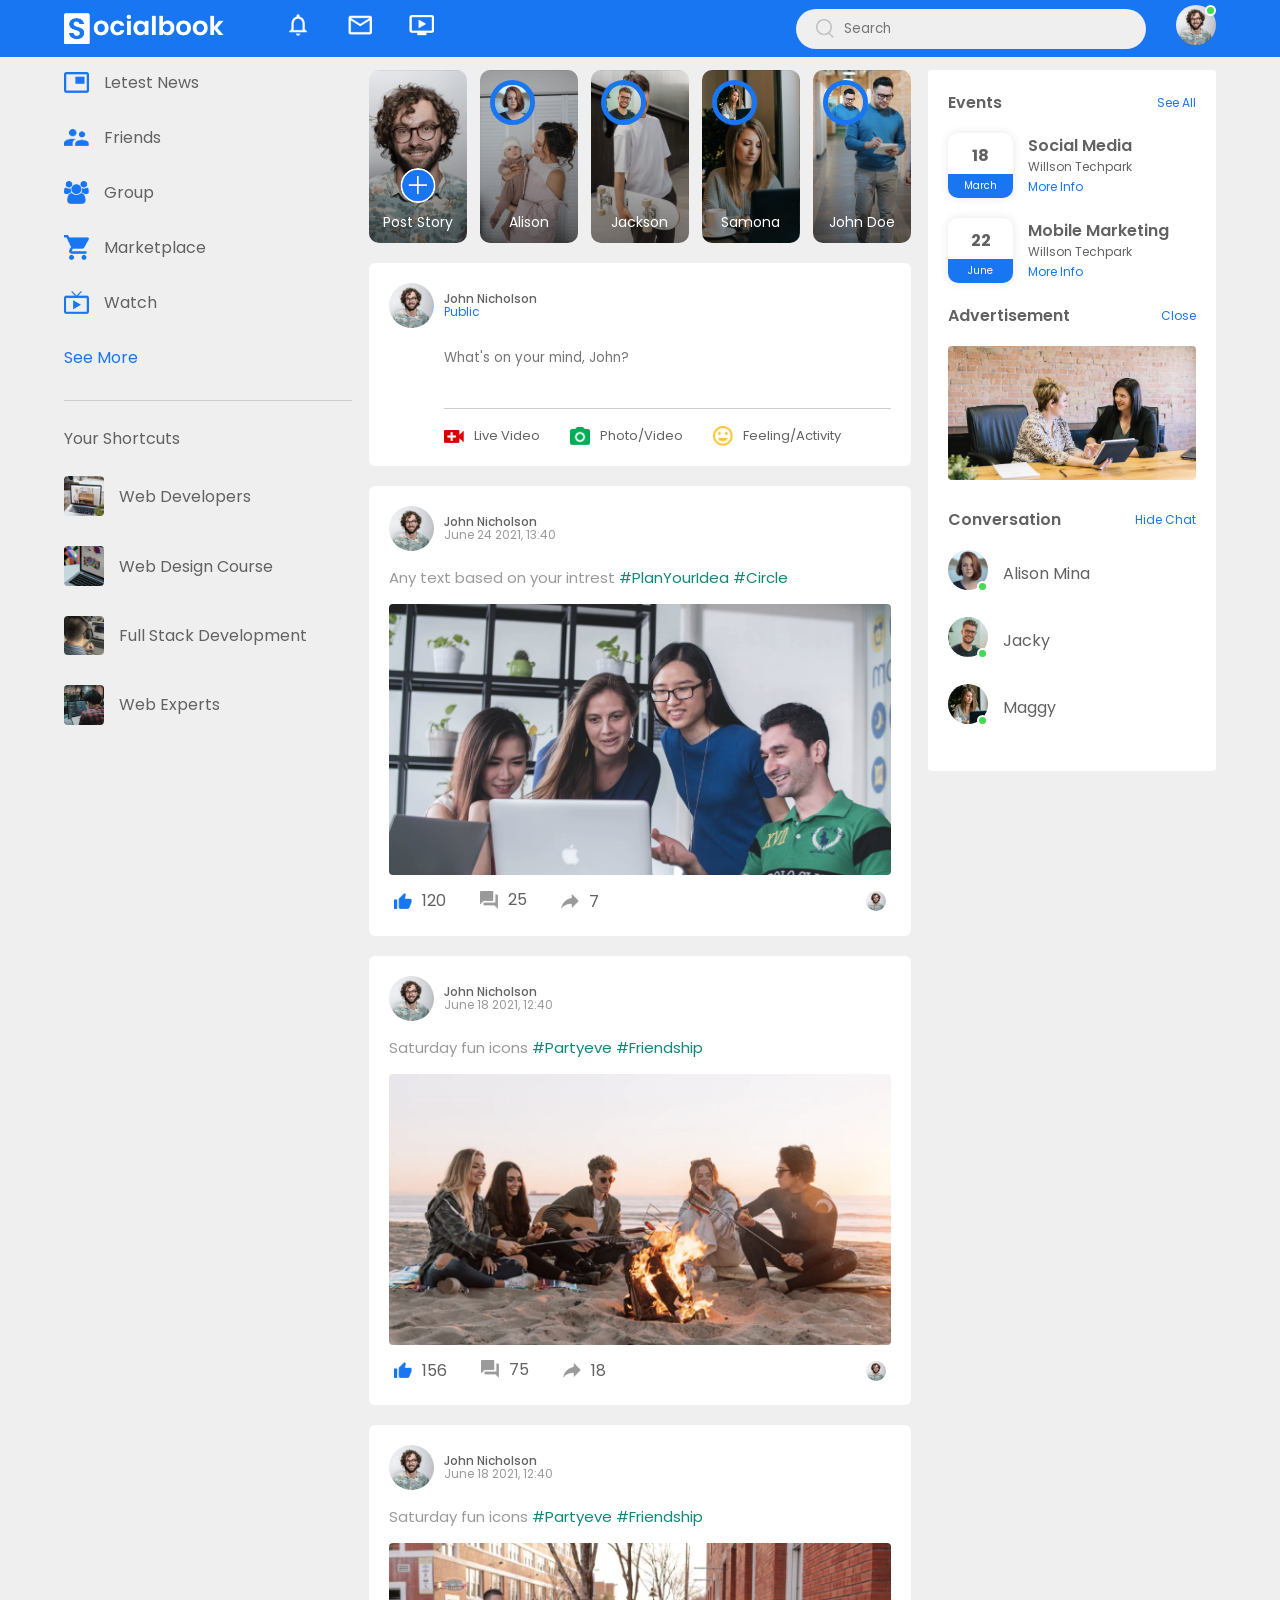
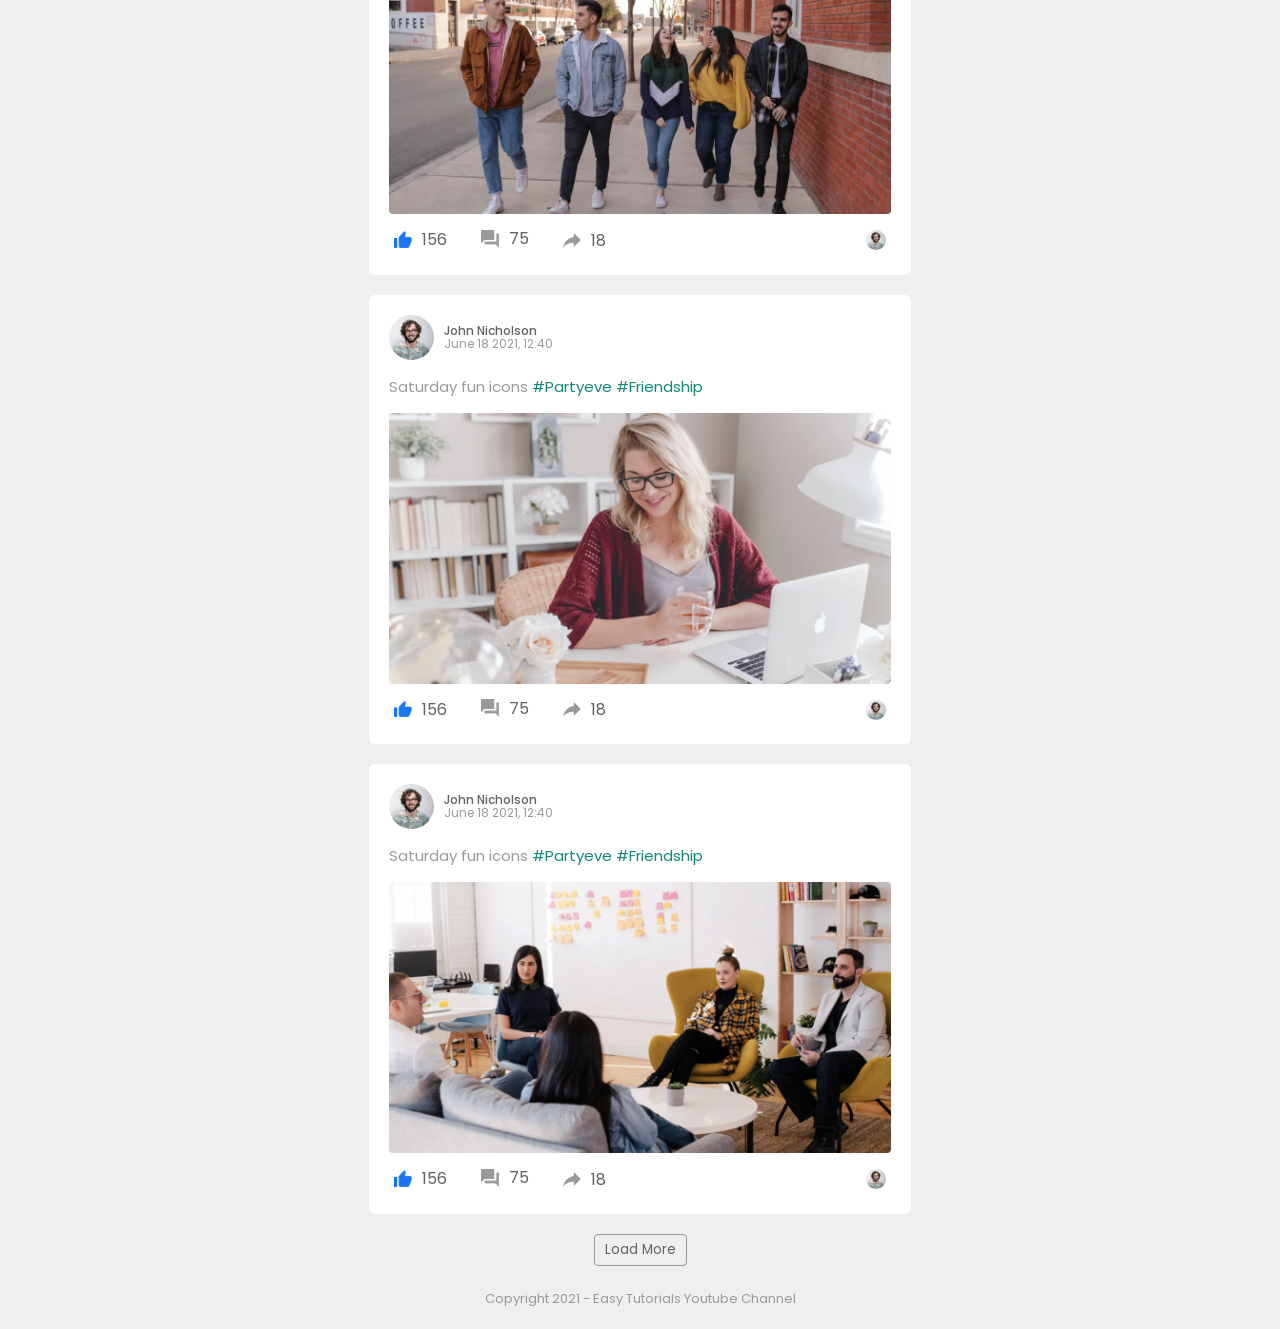
<file: socialbook/index.html>
<!DOCTYPE html>
<html lang="en">
<head>
    <meta charset="UTF-8">
    <meta http-equiv="X-UA-Compatible" content="IE=edge">
    <meta name="viewport" content="width=device-width, initial-scale=1.0">
    <link rel="stylesheet" href="style.css">
    <title>Socialbook</title>
   
</head>
<body>

    <style>
  @import url('https://fonts.googleapis.com/css2?family=Poppins:wght@300&display=swap');
    </style>

    
    <nav>
        <div class="nav-left">
            <img src="images/logo.png" class="logo">
            <ul>
                <li><img src="images/notification.png"></li>
                <li><img src="images/inbox.png"></li>
                <li><img src="images/video.png"></li>
            </ul>
        </div>

        <div class="nav-right">

            <div class="search-box">
                <img src="images/search.png">
                <input type="text" placeholder="Search">
            </div>

            <div class="nav-user-icon online" onclick="settingsMenuToggle()">
                <img src="images/profile-pic.png">
            </div>

        </div>
    <!-- --------settings menu--------- -->
        <div class="settings-menu">

            <div id="dark-btn">
                <span></span>
            </div>

            <div class="settings-menu-inner">

                <div class="user-profile">
                    <img src="images/profile-pic.png">
                    <div>
                        <p>John Nicholson</p>
                        <a href="#">See your profile</a>
                    </div>
                </div>

                <hr>
    
                <div class="user-profile">
                    <img src="images/feedback.png">
                    <div>
                        <p>Give Feedback</p>
                        <a href="#">Help us to improve the new design</a>
                    </div>
                </div>

                <hr>

                <div class="setting-links">
                    <img src="images/setting.png" class="settings-icon">
                    <a href="#">Settings & Privacy <img src="images/arrow.png" width="10px"></a>
                </div>

                <div class="setting-links">
                    <img src="images/help.png" class="settings-icon">
                    <a href="#">Help & Support<img src="images/arrow.png" width="10px"></a>
                </div>

                <div class="setting-links">
                    <img src="images/display.png" class="settings-icon">
                    <a href="#">Display & Accessibility<img src="images/arrow.png" width="10px"></a>
                </div>

                <div class="setting-links">
                    <img src="images/logout.png" class="settings-icon">
                    <a href="#">Logout<img src="images/arrow.png" width="10px"></a>
                </div>

            </div>
           
        </div>

    </nav>

    <!-- --------navbar ends here--------- -->

    <div class="container">

        <!-- --------left side-bar--------- -->
        <div class="left-sidebar">
            <div class="imp-links">
                <a href="#"><img src="images/news.png">Letest News</a>
                <a href="#"><img src="images/friends.png">Friends</a>
                <a href="#"><img src="images/group.png">Group</a>
                <a href="#"><img src="images/marketplace.png">Marketplace</a>
                <a href="#"><img src="images/watch.png">Watch</a>
                <a href="#">See More</a>
            </div>
            <div class="shortcut-links">
                <p>Your Shortcuts</p>
                <a href="#"><img src="images/shortcut-1.png">Web Developers</a>
                <a href="#"><img src="images/shortcut-2.png">Web Design Course</a>
                <a href="#"><img src="images/shortcut-3.png">Full Stack Development</a>
                <a href="#"><img src="images/shortcut-4.png">Web Experts</a>
            </div>
        </div>    
        <!-- ---------main-content--------- -->
        <div class="main-content">

            <div class="story-gallery">
                <div class="story story1">
                    <img src="images/upload.png">
                    <p>Post Story</p>
                </div>

                <div class="story story2">
                    <img src="images/member-1.png">
                    <p>Alison</p>
                </div>

                <div class="story story3">
                    <img src="images/member-2.png">
                    <p>Jackson</p>
                </div>

                <div class="story story4">
                    <img src="images/member-3.png">
                    <p>Samona</p>
                </div>

                <div class="story story5">
                    <img src="images/member-4.png">
                    <p>John Doe</p>
                </div>
            </div>

            <div class="write-post-container">
                <div class="user-profile">
                    <img src="images/profile-pic.png" alt="">
                    <div>
                        <p>John Nicholson</p>
                        <small>Public</small>
                    </div>
                </div>

                <div class="post-input-container">
                    <textarea rows="3" placeholder="What's on your mind, John?"></textarea>
                    <div class="add-post-links">
                        <a href="#"><img src="images/live-video.png" alt="">Live Video</a>
                        <a href="#"><img src="images/photo.png" alt="">Photo/Video</a>
                        <a href="#"><img src="images/feeling.png" alt="">Feeling/Activity</a>
                </div>
                </div>
            </div>

            <div class="post-container">
                <div class="post-row">
                    <div class="user-profile">
                        <img src="images/profile-pic.png" >
                        <div>
                            <p>John Nicholson</p>
                            <span>June 24 2021, 13:40</span>
                        </div>
                    </div>
                </div>
                
                <p class="post-text">Any text based on your intrest <a href="#">#PlanYourIdea</a> 
                    <a href="#">#Circle</a>
                </p>
                <img src="images/feed-image-1.png" class="post-img">

                <div class="post-row">
                    <div class="activity-icons">
                        <div><img src="images/like-blue.png">120</div>
                        <div><img src="images/comments.png">25</div>
                        <div><img src="images/share.png">7</div>
                    </div>
                    <div class="post-profile-icon">
                        <img src="images/profile-pic.png" alt="">
                    </div>
                </div>
            </div>

            <div class="post-container">
                <div class="post-row">
                    <div class="user-profile">
                        <img src="images/profile-pic.png" >
                        <div>
                            <p>John Nicholson</p>
                            <span>June 18 2021, 12:40</span>
                        </div>
                    </div>
                </div>
                
                <p class="post-text">Saturday fun icons <a href="#">#Partyeve</a> 
                    <a href="#">#Friendship</a>
                </p>
                <img src="images/feed-image-2.png" class="post-img">

                <div class="post-row">
                    <div class="activity-icons">
                        <div><img src="images/like-blue.png">156</div>
                        <div><img src="images/comments.png">75</div>
                        <div><img src="images/share.png">18</div>
                    </div>
                    <div class="post-profile-icon">
                        <img src="images/profile-pic.png" alt="">
                    </div>
                </div>
            </div>

            <div class="post-container">
                <div class="post-row">
                    <div class="user-profile">
                        <img src="images/profile-pic.png" >
                        <div>
                            <p>John Nicholson</p>
                            <span>June 18 2021, 12:40</span>
                        </div>
                    </div>
                </div>
                
                <p class="post-text">Saturday fun icons <a href="#">#Partyeve</a> 
                    <a href="#">#Friendship</a>
                </p>
                <img src="images/feed-image-3.png" class="post-img">

                <div class="post-row">
                    <div class="activity-icons">
                        <div><img src="images/like-blue.png">156</div>
                        <div><img src="images/comments.png">75</div>
                        <div><img src="images/share.png">18</div>
                    </div>
                    <div class="post-profile-icon">
                        <img src="images/profile-pic.png" alt="">
                    </div>
                </div>
            </div>

            <div class="post-container">
                <div class="post-row">
                    <div class="user-profile">
                        <img src="images/profile-pic.png" >
                        <div>
                            <p>John Nicholson</p>
                            <span>June 18 2021, 12:40</span>
                        </div>
                    </div>
                </div>
                
                <p class="post-text">Saturday fun icons <a href="#">#Partyeve</a> 
                    <a href="#">#Friendship</a>
                </p>
                <img src="images/feed-image-4.png" class="post-img">

                <div class="post-row">
                    <div class="activity-icons">
                        <div><img src="images/like-blue.png">156</div>
                        <div><img src="images/comments.png">75</div>
                        <div><img src="images/share.png">18</div>
                    </div>
                    <div class="post-profile-icon">
                        <img src="images/profile-pic.png" alt="">
                    </div>
                </div>
            </div>

            <div class="post-container">
                <div class="post-row">
                    <div class="user-profile">
                        <img src="images/profile-pic.png" >
                        <div>
                            <p>John Nicholson</p>
                            <span>June 18 2021, 12:40</span>
                        </div>
                    </div>
                </div>
                
                <p class="post-text">Saturday fun icons <a href="#">#Partyeve</a> 
                    <a href="#">#Friendship</a>
                </p>
                <img src="images/feed-image-5.png" class="post-img">

                <div class="post-row">
                    <div class="activity-icons">
                        <div><img src="images/like-blue.png">156</div>
                        <div><img src="images/comments.png">75</div>
                        <div><img src="images/share.png">18</div>
                    </div>
                    <div class="post-profile-icon">
                        <img src="images/profile-pic.png" alt="">
                    </div>
                </div>
            </div>

            <button type="button" class="load-more-button">Load More</button>
            



        </div>
        <!-- -----------right-sidebar--------- -->
        <div class="right-sidebar">
            <div class="sidebar-title">
                <h4>Events</h4>
                <a href="#">See All</a>
            </div>
            <div class="event">
                <div class="left-event">
                    <h3>18</h3>
                    <span>March</span>
                </div>
                <div class="right-event">
                    <h4>Social Media</h4>
                    <p>Willson Techpark</p>
                    <a href="#">More Info</a>
                </div>
            </div>

            <div class="event">
                <div class="left-event">
                    <h3>22</h3>
                    <span>June</span>
                </div>
                <div class="right-event">
                    <h4>Mobile Marketing</h4>
                    <p>Willson Techpark</p>
                    <a href="#">More Info</a>
                </div>
            </div>
            <div class="sidebar-title">
                <h4>Advertisement</h4>
                <a href="#">Close</a>
            </div>
            <img src="images/advertisement.png" class="sidebar-ads">

            <div class="sidebar-title">
                <h4>Conversation</h4>
                <a href="#">Hide Chat</a>
            </div>

            <div class="online-list">
                <div class="online">
                    <img src="images/member-1.png">
                </div>
                <p>Alison Mina</p>
            </div>

            <div class="online-list">
                <div class="online">
                    <img src="images/member-2.png">
                </div>
                <p>Jacky</p>
            </div>

            <div class="online-list">
                <div class="online">
                    <img src="images/member-3.png">
                </div>
                <p>Maggy</p>
            </div>
           
            </div>
        </div>
    </div>

<div class="footer">
    <p>Copyright 2021 - Easy Tutorials Youtube Channel</p>
</div>

<script src="script.js"></script>

</body>
</html>
</file>
<file: socialbook/style.css>
*{
    margin: 0;
    padding: 0;
    font-family: 'Poppins', sans-serif;
    box-sizing: border-box;
}

:root{
    --body-color: #efefef;
    --nav-color : #1876f2;
    --bg-color : #fff;
}

.dark-theme{
    --body-color: #0a0a0a;
    --nav-color : #000;
    --bg-color : #000;
}

body{
    background: var(--body-color);
    transition: background 0.3s;
}

nav{
    display: flex;
    align-items: center;
    justify-content: space-between;
    background: var(--nav-color);
    padding: 5px 5%;
    position: sticky;
    top: 0;
    z-index: 100;

}

.logo{
    width: 160px;
    margin-right: 45px;
}

.nav-left, .nav-right{
    display: flex;
    align-items: center;
}

.nav-left ul li{
    list-style: none;
    display: inline-block;
}

.nav-left ul li img{
    width: 28px;
    margin: 0 15px;
}

.nav-user-icon img{
    width: 40px;
    border-radius: 50%;
    cursor: pointer;

}

.nav-user-icon{
    margin-left: 30px;
}

.search-box{
    background: #efefef;
    width: 350px;
    border-radius: 20px;
    display: flex;
    align-items: center;
    padding: 0 15;
}

.search-box img{
    margin-left: 20px;
    width: 18px;
}

.search-box input{
    width: 100%;
    background: transparent;
    padding: 10px;
    outline: none;
    border: 0;
}

.online{
    position: relative;

}

.online::after{
    content: "";
    width: 7px;
    height: 7px;
    border: 2px solid #fff;
    border-radius: 50%;
    background: #41db51;
    position: absolute;
    top: 0;
    right: 0;
}

/* --------navbar ends here-------- */

.container{
    display: flex;
    justify-content: space-between;
    padding: 13px 5%;
}

.left-sidebar{
    flex-basis: 25%;
    position: sticky;
    top: 70px;
    align-self: flex-start;
    
}

.right-sidebar{
    flex-basis: 25%;
    position: sticky;
    top: 70px;
    align-self: flex-start;
    background: var(--bg-color);
    padding: 20px;
    border-radius: 4px;
    color: #626262;
    
}

.main-content{
    flex-basis: 47%;
}

.imp-links a, .shortcut-links a{
    text-decoration: none;
    display: flex;
    align-items: center;
    margin-bottom: 30px;
    color: #626262;
    width: fit-content;
}

.imp-links a img{
    width: 25px;
    margin-right: 15px;
}

.imp-links a:last-child{
    color: #1876f2;
}

.imp-links{
    border-bottom: 1px solid #ccc;
}

.shortcut-links a img{
    width: 40px;
    border-radius: 4px;
    margin-right: 15px;
}

.shortcut-links p{
    margin: 25px 0;
    color: #626262;
    font-weight: 15px;
}



.sidebar-title{
    display: flex;
    align-items: center;
    justify-content: space-between;
    margin-bottom: 18px;
}

.right-sidebar h4{
    font-weight: 600;
    font-size: 16px;
}

.sidebar-title a{
    text-decoration: none;
    color: #1876f2;
    font-size: 12px;
}

.event{
    display: flex;
    font-size: 14px;
    margin-bottom: 20px;
}

.left-event{
    border-radius: 10px;
    height: 65px;
    width: 65px;
    margin-right: 15px;
    padding-top: 10px;
    text-align: center;
    position: relative;
    overflow: hidden;
    box-shadow: 0 0 10px rgba(0, 0, 0, 0.1);

}

.event p{
    font-size: 12px;
}

.event a{
    font-size: 12px;
    text-decoration: none;
    color: #1876f2;
}

.left-event span{
    position: absolute;
    bottom: 0;
    left: 0;
    width: 100%;
    background: #1876f2;
    color: #fff;
    font-size: 10px;
    padding: 4px 0;


}

.sidebar-ads{
    width: 100%;
    margin-bottom: 20px;
    border-radius: 4px;
}

.online-list{
    display: flex;
    align-items: center;
    margin-bottom: 20px;
}

.online-list .online img{
    width: 40px;
    border-radius: 50%;
}

.online-list .online{
    width: 40px;
    border-radius: 50%;
    margin-right: 15px;
}

.online-list .online::after{
    top: unset;
    bottom: 5px;
}

.story-gallery{
    display: flex;
    justify-content: space-between;
    margin-bottom: 20px;
}

.story{
    flex-basis: 18%;
    padding-top: 32%;
    position: relative;
    background-position: center;
    background-size: cover;
    border-radius: 10px;
}

.story img{
    position: absolute;
    width: 45px;
    border-radius: 50%;
    top: 10px;
    left: 10px;
    border: 5px solid #1876f2;
}

.story p{
    position: absolute;
    bottom: 10px;
    width: 100%;
    text-align: center;
    color: #fff;
    font-size: 14px;
}

.story1{
    background-image: linear-gradient(transparent, rgba(0,0,0,0.5)),url(images/status-1.png);
}

.story2{
    background-image: linear-gradient(transparent, rgba(0,0,0,0.5)),url(images/status-2.png);
}

.story3{
    background-image: linear-gradient(transparent, rgba(0,0,0,0.5)),url(images/status-3.png);
}

.story4{
    background-image: linear-gradient(transparent, rgba(0,0,0,0.5)),url(images/status-4.png);
}

.story5{
    background-image: linear-gradient(transparent, rgba(0,0,0,0.5)),url(images/status-5.png);
}

.story.story1 img{
        top: unset;
        left: 50%;
        bottom: 40px;
        transform: translateX(-50%);
        border: 0;
        width: 35px;
}

.write-post-container{
    width: 100%;
    background: var(--bg-color);
    border-radius: 6px;
    padding: 20px;
    color: #626262;
}

.user-profile{
    display: flex;
    align-items: center;
}

.user-profile img{
    width: 45px;
    border-radius: 50%;
    margin-right: 10px;

}

.user-profile p{
    margin-bottom: -5px;
    font-weight: 500;
    color: #626262;
}

.user-profile small{
    font-size: 12px;
}

.post-input-container{
    padding-left: 55px;
    padding-top: 20px;
}

.post-input-container textarea{
    width: 100%;
    border: 0;
    outline: 0;
    border-bottom: 1px solid #ccc;
    background: transparent;
    resize: none;
}

.add-post-links{
    display: flex;
    margin-top: 10px;
}

.add-post-links a{
    text-decoration: none;
    display: flex;
    align-items: center;
    color: #626262;
    margin-right: 30px;
    font-size: 13px;
}

.add-post-links img{
    width: 20px;
    margin-right: 10px;
}

.post-container{
    width: 100%;
    background: var(--bg-color);
    border-radius: 6px;
    padding: 20px;
    color: #626262;
    margin: 20px 0;

}

.user-profile span{
    font-size: 12px;
    color: #9a9a9a;
}

.post-text{
    color: #9a9a9a;
    margin: 15px 0;
    font-size: 15px;
}

.post-text a{
    color: #187;
    text-decoration: none;
}

.post-img{
    width: 100%;
    border-radius: 4px;
    margin-bottom: 5px;
}

.post-row{
    display: flex;
    align-items: center;
    justify-content: space-between;
}

.activity-icons div img{
    width: 18px;
    margin-right: 10px;
}

.activity-icons div{
    display: inline-flex;
    align-items: center;
    margin-right: 30px;
}

.activity-icons{
    margin-left: 5px;
}

.post-profile-icon{
    display: flex;
    align-items: center;
}

.post-profile-icon img{
    width: 20px;
    border-radius: 50%;
    margin-right: 5px;
}

.load-more-button{
    display: block;
    margin: auto;
    cursor: pointer;
    padding: 5px 10px;
    border: 1px solid #9a9a9a;
    color: #626262;
    background: transparent;
    border-radius: 4px;

}

.footer{
    text-align: center;
    color: #9a9a9a;
    padding: 10px 0 20px;
    font-size: 13px;
}

.settings-menu{
    position: absolute;
    width: 90%;
    max-width: 350px;
    background: var(--bg-color);
    box-shadow: 0 0 10px rgba(0,0,0,0.4);
    border-radius: 4px;
    overflow: hidden;
    top: 108%;
    right: 5%;
    max-height: 0;
    transition: max-height 0.3s;
}

.settings-menu-height{
    max-height: 450px;
}

.user-profile{
    font-size: 12px;
    color: #1876f2;
    text-decoration: none;
}

.settings-menu-inner{
    padding: 20px;
}

.settings-menu hr{
    border: 0;
    height: 1px;
    background: #9a9a9a;
    margin: 15px 0;
}

.setting-links{
    display: flex;
    align-items: center;
    margin: 15px 0;
}

.setting-links .settings-icon{
    width: 38px;
    margin-right: 10px;
    border-radius: 50%;
}

.setting-links a{
    display: flex;
    flex: 1;
    align-items: center;
    justify-content: space-between;
    text-decoration: none;
    color: #626262;

}

#dark-btn{
    position: absolute;
    top: 20px;
    right: 20px;
    background: #ccc;
    width: 45px;
    border-radius: 15px;
    padding: 2px 3px;
    cursor: pointer;
    display: flex;
    transition: padding-left 0.5s, background 0.5s;
}

#dark-btn span{
    width: 18px;
    height: 18px;
    background: #fff;
    border-radius: 50%;
    display: inline-block;
}

#dark-btn.dark-btn-on{
    padding-left: 23px;
    background: #0a0a0a;

}
</file>
